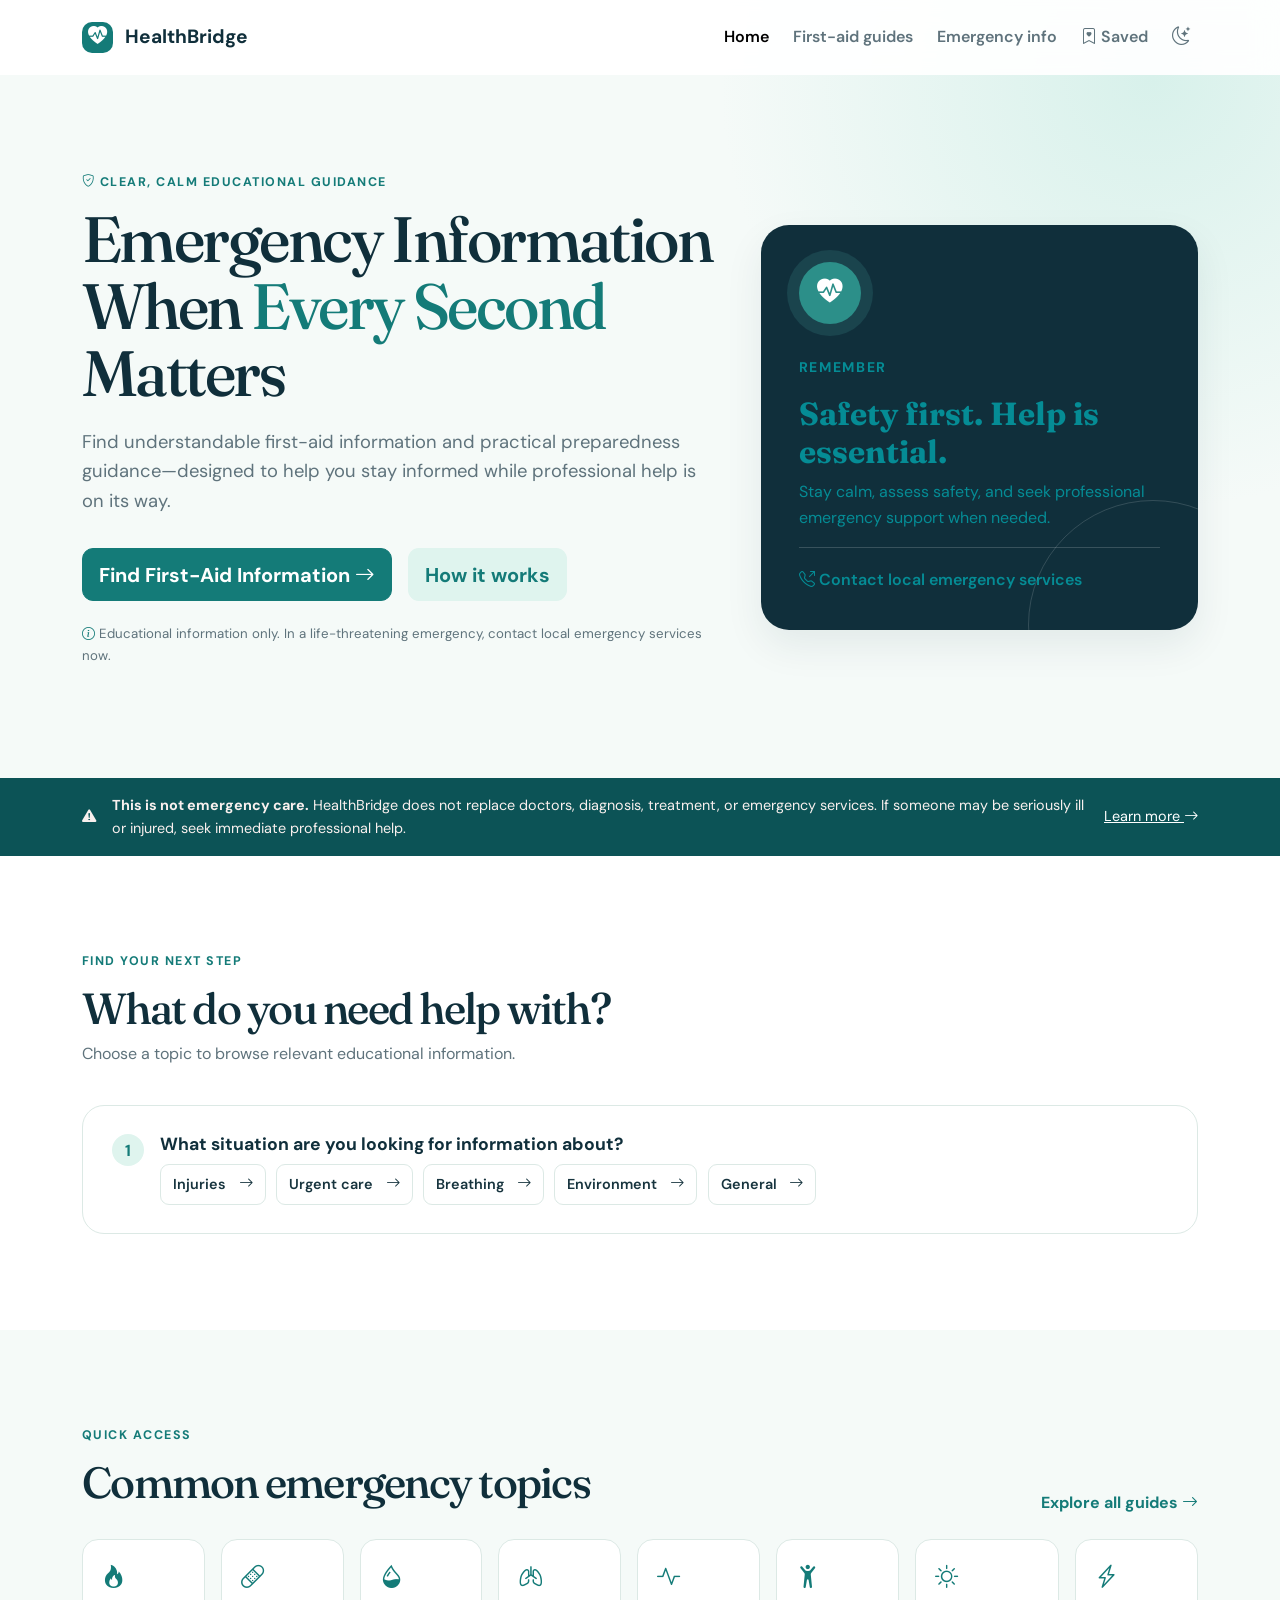
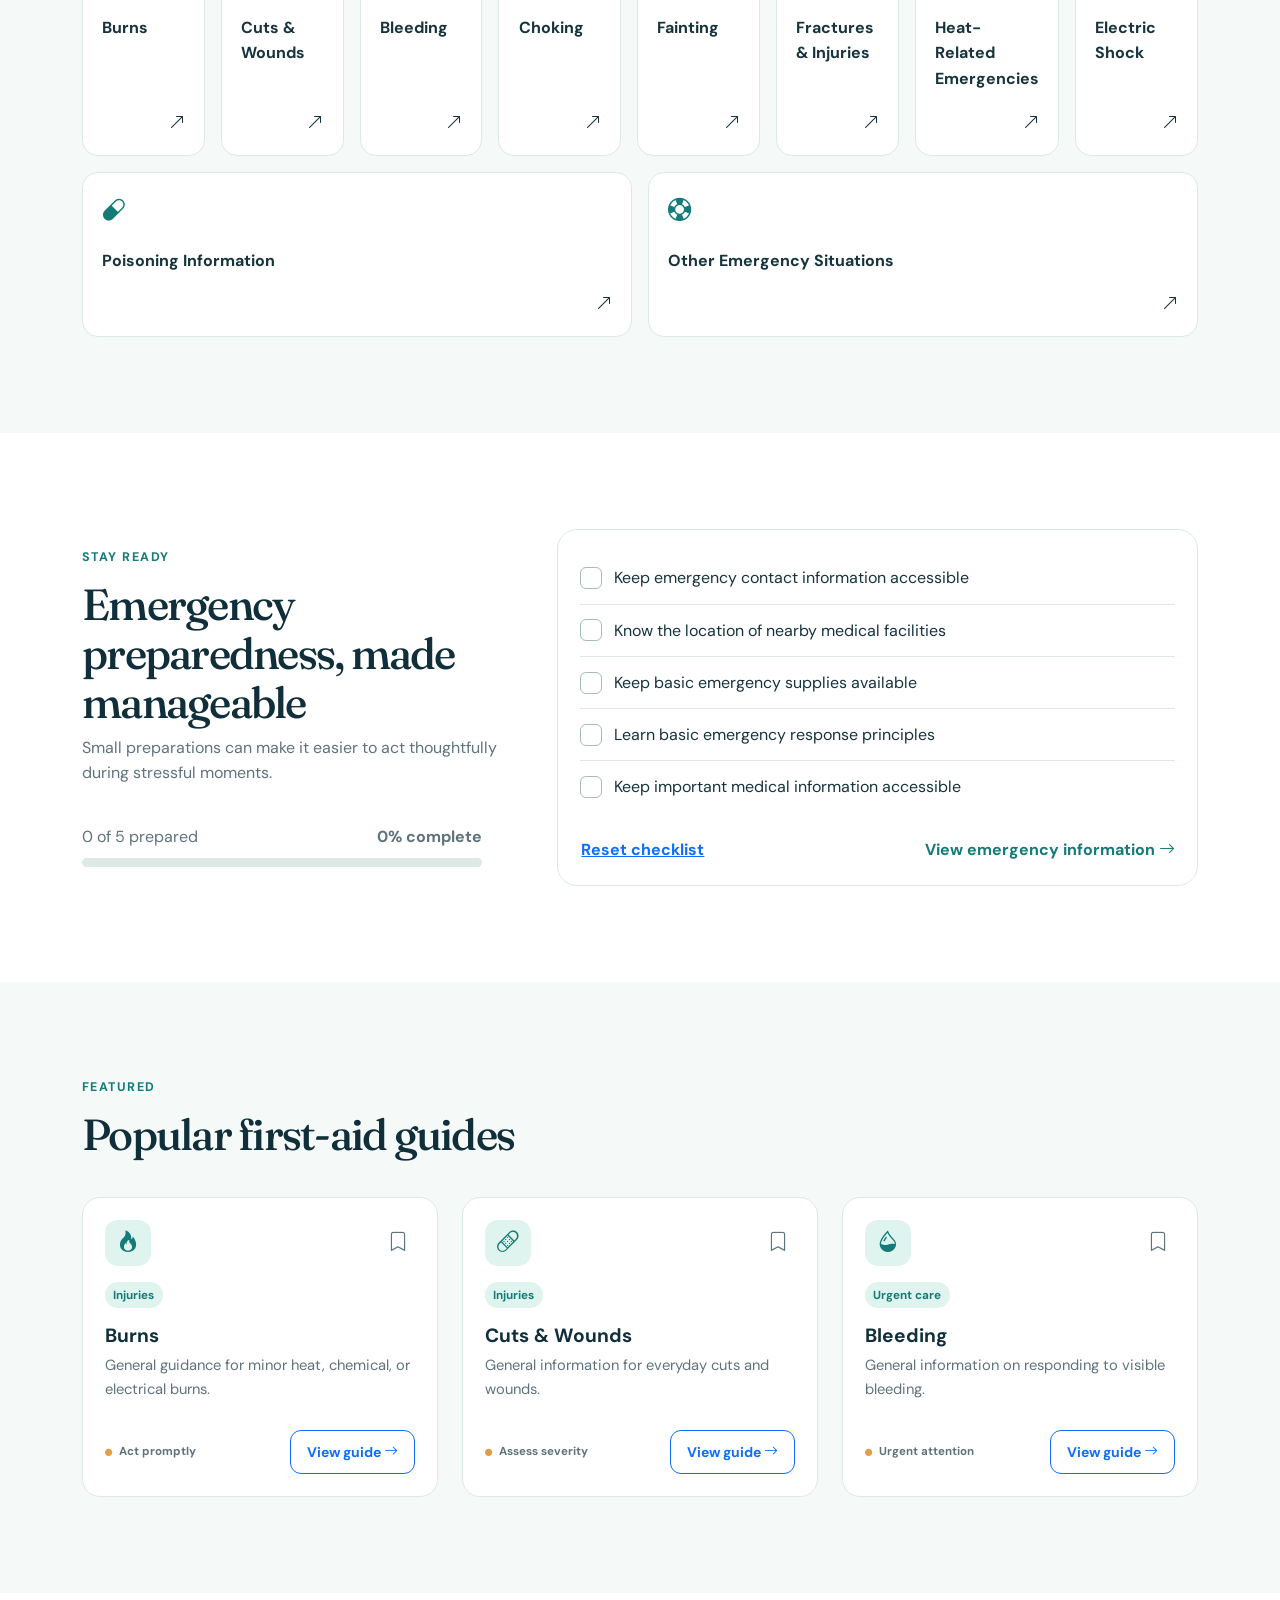
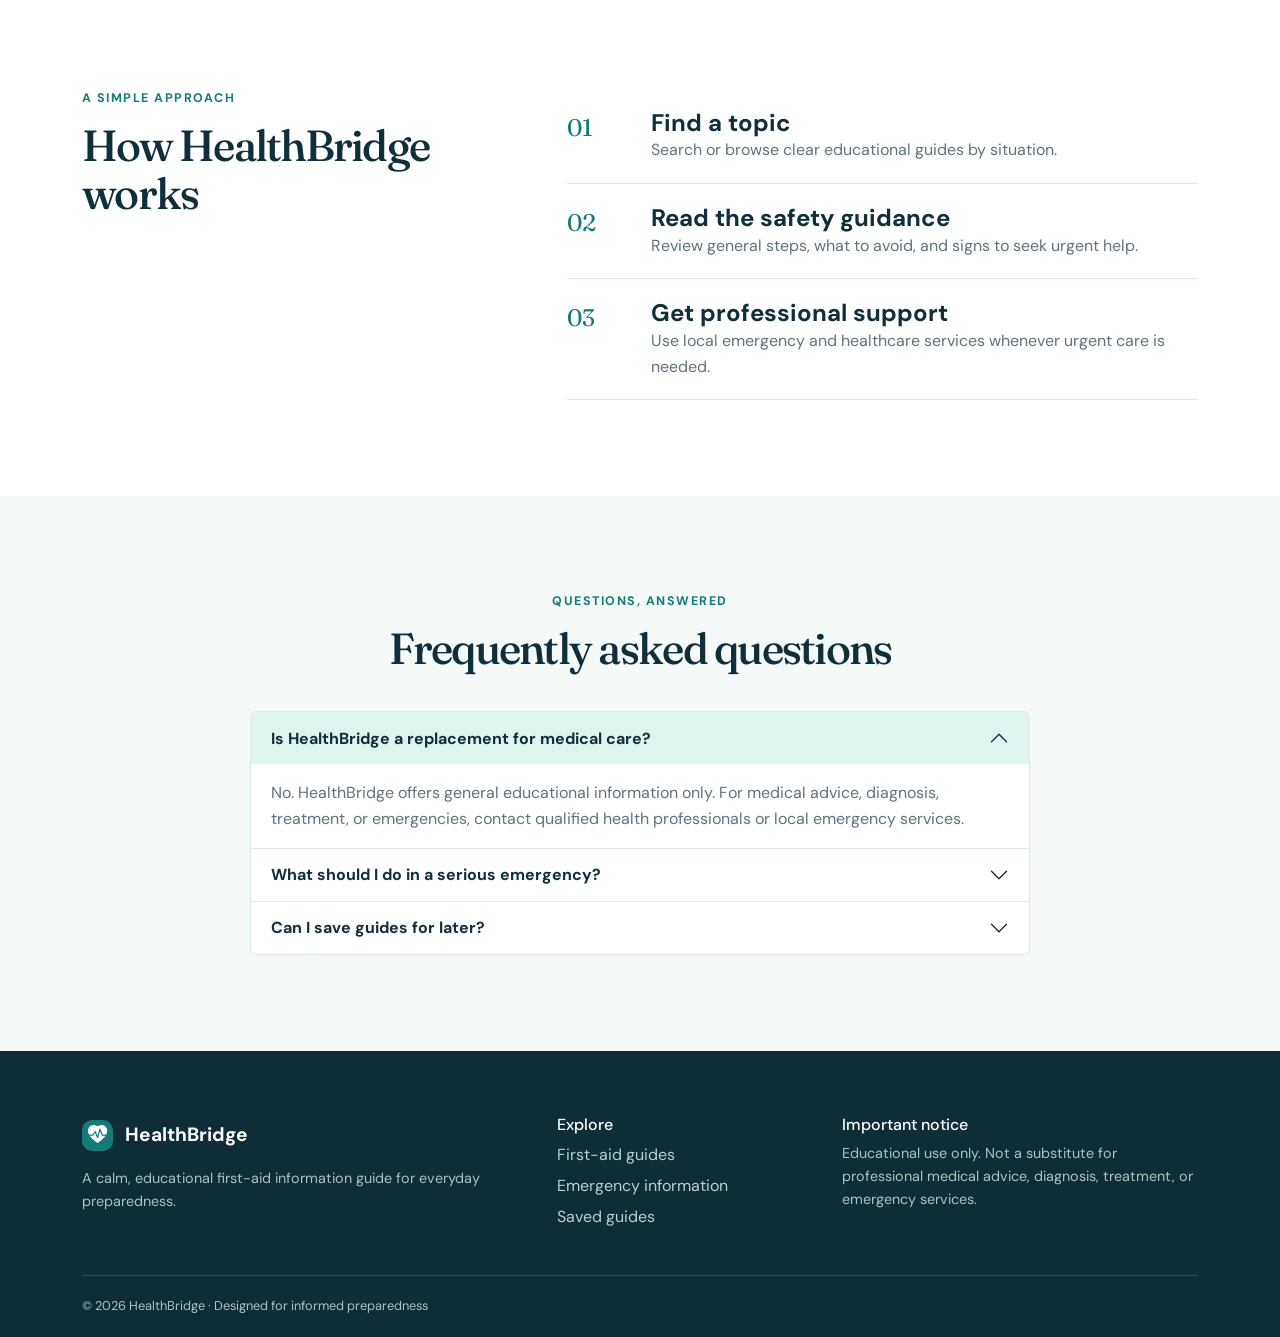
<file: index.html>
<!doctype html>
<html lang="en">
<head>
    <meta charset="utf-8">
    <meta name="viewport" content="width=device-width, initial-scale=1">
    <meta
        name="description"
        content="HealthBridge provides clear, calm educational first-aid and emergency preparedness information."
    >
    <title>HealthBridge | Emergency First-Aid Information Guide</title>

    <link
        href="https://cdn.jsdelivr.net/npm/bootstrap@5.3.3/dist/css/bootstrap.min.css"
        rel="stylesheet"
    >
    <link
        href="https://cdn.jsdelivr.net/npm/bootstrap-icons@1.11.3/font/bootstrap-icons.min.css"
        rel="stylesheet"
    >
    <link href="css/style.css" rel="stylesheet">
</head>

<body data-page="home">
    <nav class="navbar navbar-expand-lg fixed-top navbar-health">
        <div class="container">
            <a class="navbar-brand" href="index.html" aria-label="HealthBridge home">
                <span class="brand-mark">
                    <i class="bi bi-heart-pulse-fill"></i>
                </span>
                HealthBridge
            </a>

            <button
                class="navbar-toggler"
                type="button"
                data-bs-toggle="collapse"
                data-bs-target="#mainNav"
                aria-controls="mainNav"
                aria-expanded="false"
                aria-label="Toggle navigation"
            >
                <i class="bi bi-list"></i>
            </button>

            <div class="collapse navbar-collapse" id="mainNav">
                <ul class="navbar-nav ms-auto align-items-lg-center gap-lg-2">
                    <li class="nav-item">
                        <a class="nav-link active" href="index.html">Home</a>
                    </li>
                    <li class="nav-item">
                        <a class="nav-link" href="guides.html">First-aid guides</a>
                    </li>
                    <li class="nav-item">
                        <a class="nav-link" href="emergency.html">Emergency info</a>
                    </li>
                    <li class="nav-item">
                        <a class="nav-link" href="favorites.html">
                            <i class="bi bi-bookmark-heart"></i>
                            Saved
                        </a>
                    </li>
                    <li class="nav-item">
                        <button
                            class="theme-toggle"
                            id="themeToggle"
                            type="button"
                            aria-label="Toggle dark mode"
                            data-bs-toggle="tooltip"
                            title="Toggle theme"
                        >
                            <i class="bi bi-moon-stars"></i>
                        </button>
                    </li>
                </ul>
            </div>
        </div>
    </nav>

    <main>
        <section class="hero">
            <div class="container position-relative">
                <div class="row align-items-center g-5">
                    <div class="col-lg-7">
                        <p class="eyebrow">
                            <i class="bi bi-shield-check"></i>
                            Clear, calm educational guidance
                        </p>

                        <h1>
                            Emergency Information When
                            <em>Every Second</em> Matters
                        </h1>

                        <p class="hero-copy">
                            Find understandable first-aid information and practical
                            preparedness guidance—designed to help you stay informed
                            while professional help is on its way.
                        </p>

                        <div class="d-flex flex-wrap gap-3">
                            <a class="btn btn-primary btn-lg" href="guides.html">
                                Find First-Aid Information
                                <i class="bi bi-arrow-right"></i>
                            </a>
                            <a class="btn btn-soft btn-lg" href="#help">
                                How it works
                            </a>
                        </div>

                        <p class="hero-note">
                            <i class="bi bi-info-circle"></i>
                            Educational information only. In a life-threatening
                            emergency, contact local emergency services now.
                        </p>
                    </div>

                    <div class="col-lg-5">
                        <div class="hero-card">
                            <div class="pulse-ring">
                                <i class="bi bi-heart-pulse-fill"></i>
                            </div>

                            <p class="text-uppercase small fw-bold letter-space">
                                Remember
                            </p>

                            <h3>Safety first. Help is essential.</h3>

                            <p>
                                Stay calm, assess safety, and seek professional
                                emergency support when needed.
                            </p>

                            <div class="hero-card-line">
                                <i class="bi bi-telephone-outbound"></i>
                                Contact local emergency services
                            </div>
                        </div>
                    </div>
                </div>
            </div>
        </section>

        <section class="emergency-strip">
            <div class="container d-flex align-items-center gap-3">
                <i class="bi bi-exclamation-triangle-fill"></i>

                <div>
                    <strong>This is not emergency care.</strong>
                    HealthBridge does not replace doctors, diagnosis, treatment,
                    or emergency services. If someone may be seriously ill or
                    injured, seek immediate professional help.
                </div>

                <a href="emergency.html">
                    Learn more
                    <i class="bi bi-arrow-right"></i>
                </a>
            </div>
        </section>

        <section class="section" id="help">
            <div class="container">
                <div class="section-heading">
                    <p class="eyebrow">Find your next step</p>
                    <h2>What do you need help with?</h2>
                    <p>Choose a topic to browse relevant educational information.</p>
                </div>

                <div id="helpFlow" class="help-flow"></div>
            </div>
        </section>

        <section class="section section-tint">
            <div class="container">
                <div class="d-flex justify-content-between align-items-end flex-wrap gap-3 mb-4">
                    <div class="section-heading mb-0">
                        <p class="eyebrow">Quick access</p>
                        <h2>Common emergency topics</h2>
                    </div>

                    <a href="guides.html" class="text-link">
                        Explore all guides
                        <i class="bi bi-arrow-right"></i>
                    </a>
                </div>

                <div class="row g-3" id="quickAccess"></div>
            </div>
        </section>

        <section class="section">
            <div class="container">
                <div class="row g-4 align-items-center">
                    <div class="col-lg-5">
                        <div class="section-heading">
                            <p class="eyebrow">Stay ready</p>
                            <h2>Emergency preparedness, made manageable</h2>
                            <p>
                                Small preparations can make it easier to act
                                thoughtfully during stressful moments.
                            </p>
                        </div>

                        <div id="checklistProgress" class="progress-label"></div>
                    </div>

                    <div class="col-lg-7">
                        <div class="checklist-card">
                            <div id="checklist"></div>

                            <div class="d-flex justify-content-between align-items-center flex-wrap gap-3 mt-4">
                                <button class="btn btn-link p-0" id="resetChecklist" type="button">
                                    Reset checklist
                                </button>

                                <a href="emergency.html" class="text-link">
                                    View emergency information
                                    <i class="bi bi-arrow-right"></i>
                                </a>
                            </div>
                        </div>
                    </div>
                </div>
            </div>
        </section>

        <section class="section section-tint">
            <div class="container">
                <div class="section-heading">
                    <p class="eyebrow">Featured</p>
                    <h2>Popular first-aid guides</h2>
                </div>

                <div class="row g-4" id="featuredGuides"></div>
            </div>
        </section>

        <section class="section">
            <div class="container">
                <div class="row g-5">
                    <div class="col-lg-5">
                        <div class="section-heading">
                            <p class="eyebrow">A simple approach</p>
                            <h2>How HealthBridge works</h2>
                        </div>
                    </div>

                    <div class="col-lg-7">
                        <div class="how-list">
                            <div>
                                <span>01</span>
                                <h4>Find a topic</h4>
                                <p>Search or browse clear educational guides by situation.</p>
                            </div>

                            <div>
                                <span>02</span>
                                <h4>Read the safety guidance</h4>
                                <p>
                                    Review general steps, what to avoid, and signs
                                    to seek urgent help.
                                </p>
                            </div>

                            <div>
                                <span>03</span>
                                <h4>Get professional support</h4>
                                <p>
                                    Use local emergency and healthcare services
                                    whenever urgent care is needed.
                                </p>
                            </div>
                        </div>
                    </div>
                </div>
            </div>
        </section>

        <section class="section faq-section">
            <div class="container">
                <div class="section-heading text-center">
                    <p class="eyebrow">Questions, answered</p>
                    <h2>Frequently asked questions</h2>
                </div>

                <div class="accordion mx-auto" id="faq">
                    <div class="accordion-item">
                        <h3 class="accordion-header">
                            <button
                                class="accordion-button"
                                type="button"
                                data-bs-toggle="collapse"
                                data-bs-target="#f1"
                                aria-expanded="true"
                                aria-controls="f1"
                            >
                                Is HealthBridge a replacement for medical care?
                            </button>
                        </h3>

                        <div
                            id="f1"
                            class="accordion-collapse collapse show"
                            data-bs-parent="#faq"
                        >
                            <div class="accordion-body">
                                No. HealthBridge offers general educational information
                                only. For medical advice, diagnosis, treatment, or
                                emergencies, contact qualified health professionals
                                or local emergency services.
                            </div>
                        </div>
                    </div>

                    <div class="accordion-item">
                        <h3 class="accordion-header">
                            <button
                                class="accordion-button collapsed"
                                type="button"
                                data-bs-toggle="collapse"
                                data-bs-target="#f2"
                                aria-expanded="false"
                                aria-controls="f2"
                            >
                                What should I do in a serious emergency?
                            </button>
                        </h3>

                        <div
                            id="f2"
                            class="accordion-collapse collapse"
                            data-bs-parent="#faq"
                        >
                            <div class="accordion-body">
                                Prioritize immediate safety and contact local
                                emergency services. Follow instructions from
                                trained professionals.
                            </div>
                        </div>
                    </div>

                    <div class="accordion-item">
                        <h3 class="accordion-header">
                            <button
                                class="accordion-button collapsed"
                                type="button"
                                data-bs-toggle="collapse"
                                data-bs-target="#f3"
                                aria-expanded="false"
                                aria-controls="f3"
                            >
                                Can I save guides for later?
                            </button>
                        </h3>

                        <div
                            id="f3"
                            class="accordion-collapse collapse"
                            data-bs-parent="#faq"
                        >
                            <div class="accordion-body">
                                Yes. Use the bookmark button on any guide. Your
                                saved guides stay on this device.
                            </div>
                        </div>
                    </div>
                </div>
            </div>
        </section>
    </main>

    <footer class="footer">
        <div class="container">
            <div class="row g-4">
                <div class="col-lg-5">
                    <a class="navbar-brand text-white" href="index.html">
                        <span class="brand-mark">
                            <i class="bi bi-heart-pulse-fill"></i>
                        </span>
                        HealthBridge
                    </a>

                    <p class="mt-3">
                        A calm, educational first-aid information guide for
                        everyday preparedness.
                    </p>
                </div>

                <div class="col-6 col-lg-3">
                    <h6>Explore</h6>
                    <a href="guides.html">First-aid guides</a>
                    <a href="emergency.html">Emergency information</a>
                    <a href="favorites.html">Saved guides</a>
                </div>

                <div class="col-6 col-lg-4">
                    <h6>Important notice</h6>
                    <p>
                        Educational use only. Not a substitute for professional
                        medical advice, diagnosis, treatment, or emergency services.
                    </p>
                </div>
            </div>

            <div class="footer-bottom">
                © 2026 HealthBridge · Designed for informed preparedness
            </div>
        </div>
    </footer>

    <button
        class="scroll-top"
        id="scrollTop"
        type="button"
        aria-label="Scroll to top"
    >
        <i class="bi bi-arrow-up"></i>
    </button>

    <div class="toast-container position-fixed bottom-0 end-0 p-3">
        <div class="toast" id="appToast" role="status" aria-live="polite">
            <div class="toast-body d-flex align-items-center gap-2">
                <i class="bi bi-check-circle-fill text-success"></i>
                <span></span>
                <button
                    class="btn-close ms-auto"
                    type="button"
                    data-bs-dismiss="toast"
                    aria-label="Close"
                ></button>
            </div>
        </div>
    </div>

    <script src="https://cdn.jsdelivr.net/npm/bootstrap@5.3.3/dist/js/bootstrap.bundle.min.js"></script>
    <script src="js/data.js"></script>
    <script src="js/theme.js"></script>
    <script src="js/app.js"></script>
</body>
</html>
</file>
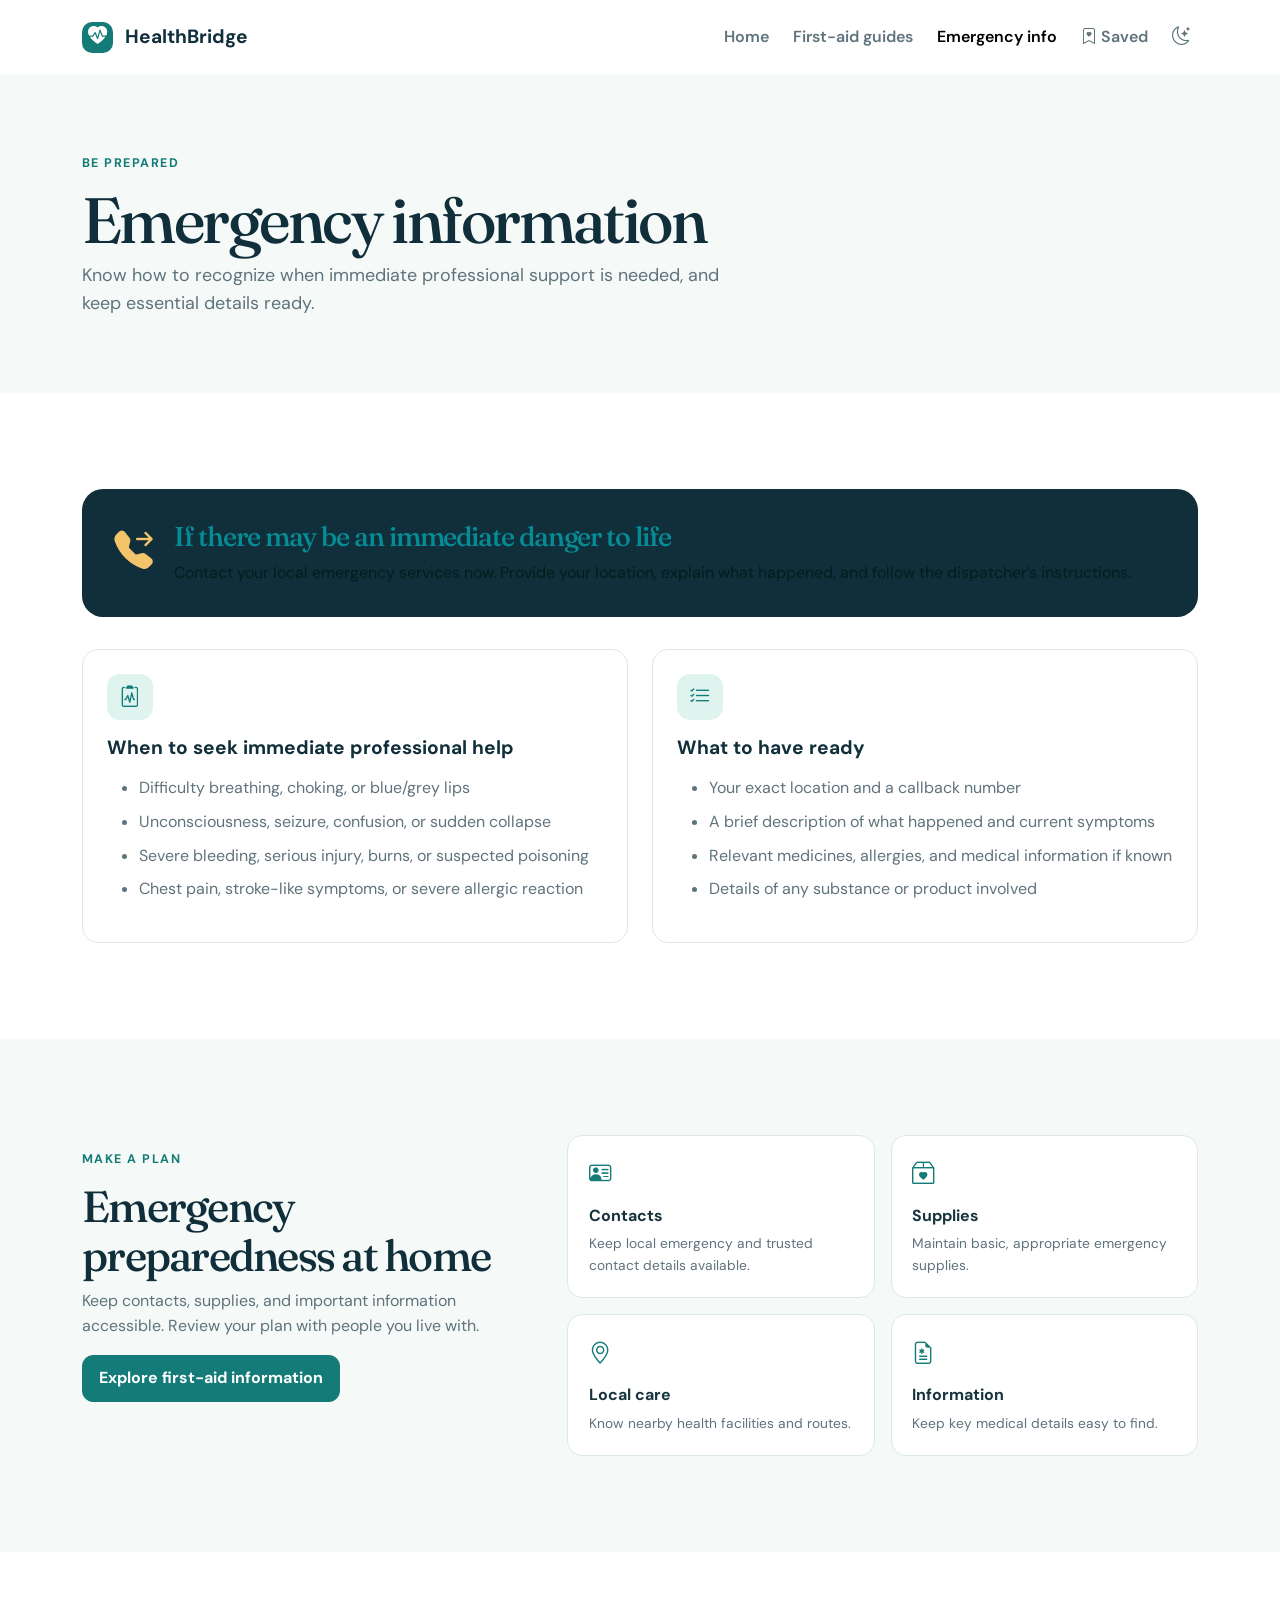
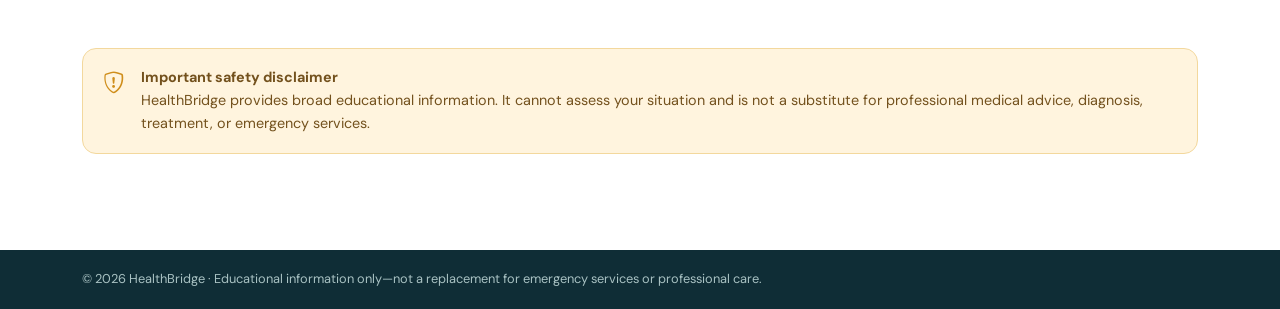
<file: emergency.html>
<!doctype html>
<html lang="en">
<head>
    <meta charset="utf-8">
    <meta name="viewport" content="width=device-width, initial-scale=1">
    <meta
        name="description"
        content="HealthBridge emergency information and preparedness guidance."
    >
    <title>Emergency Information | HealthBridge</title>

    <link
        href="https://cdn.jsdelivr.net/npm/bootstrap@5.3.3/dist/css/bootstrap.min.css"
        rel="stylesheet"
    >
    <link
        href="https://cdn.jsdelivr.net/npm/bootstrap-icons@1.11.3/font/bootstrap-icons.min.css"
        rel="stylesheet"
    >
    <link href="css/style.css" rel="stylesheet">
</head>

<body data-page="emergency">
    <nav class="navbar navbar-expand-lg fixed-top navbar-health">
        <div class="container">
            <a class="navbar-brand" href="index.html" aria-label="HealthBridge home">
                <span class="brand-mark">
                    <i class="bi bi-heart-pulse-fill"></i>
                </span>
                HealthBridge
            </a>

            <button
                class="navbar-toggler"
                type="button"
                data-bs-toggle="collapse"
                data-bs-target="#mainNav"
                aria-controls="mainNav"
                aria-expanded="false"
                aria-label="Toggle navigation"
            >
                <i class="bi bi-list"></i>
            </button>

            <div class="collapse navbar-collapse" id="mainNav">
                <ul class="navbar-nav ms-auto align-items-lg-center gap-lg-2">
                    <li class="nav-item">
                        <a class="nav-link" href="index.html">Home</a>
                    </li>
                    <li class="nav-item">
                        <a class="nav-link" href="guides.html">First-aid guides</a>
                    </li>
                    <li class="nav-item">
                        <a class="nav-link active" href="emergency.html">
                            Emergency info
                        </a>
                    </li>
                    <li class="nav-item">
                        <a class="nav-link" href="favorites.html">
                            <i class="bi bi-bookmark-heart"></i>
                            Saved
                        </a>
                    </li>
                    <li class="nav-item">
                        <button
                            class="theme-toggle"
                            id="themeToggle"
                            type="button"
                            aria-label="Toggle dark mode"
                        >
                            <i class="bi bi-moon-stars"></i>
                        </button>
                    </li>
                </ul>
            </div>
        </div>
    </nav>

    <main>
        <section class="page-hero emergency-hero">
            <div class="container">
                <p class="eyebrow">Be prepared</p>
                <h1>Emergency information</h1>
                <p>
                    Know how to recognize when immediate professional support
                    is needed, and keep essential details ready.
                </p>
            </div>
        </section>

        <section class="section">
            <div class="container">
                <div class="emergency-callout">
                    <i class="bi bi-telephone-forward-fill"></i>

                    <div>
                        <h2>If there may be an immediate danger to life</h2>
                        <p>
                            Contact your local emergency services now. Provide
                            your location, explain what happened, and follow
                            the dispatcher’s instructions.
                        </p>
                    </div>
                </div>

                <div class="row g-4 mt-2">
                    <div class="col-md-6">
                        <article class="info-panel">
                            <span class="guide-icon">
                                <i class="bi bi-clipboard2-pulse"></i>
                            </span>

                            <h3>When to seek immediate professional help</h3>

                            <ul>
                                <li>Difficulty breathing, choking, or blue/grey lips</li>
                                <li>Unconsciousness, seizure, confusion, or sudden collapse</li>
                                <li>Severe bleeding, serious injury, burns, or suspected poisoning</li>
                                <li>Chest pain, stroke-like symptoms, or severe allergic reaction</li>
                            </ul>
                        </article>
                    </div>

                    <div class="col-md-6">
                        <article class="info-panel">
                            <span class="guide-icon">
                                <i class="bi bi-list-check"></i>
                            </span>

                            <h3>What to have ready</h3>

                            <ul>
                                <li>Your exact location and a callback number</li>
                                <li>A brief description of what happened and current symptoms</li>
                                <li>Relevant medicines, allergies, and medical information if known</li>
                                <li>Details of any substance or product involved</li>
                            </ul>
                        </article>
                    </div>
                </div>
            </div>
        </section>

        <section class="section section-tint">
            <div class="container">
                <div class="row align-items-center g-5">
                    <div class="col-lg-5">
                        <div class="section-heading">
                            <p class="eyebrow">Make a plan</p>
                            <h2>Emergency preparedness at home</h2>
                            <p>
                                Keep contacts, supplies, and important information
                                accessible. Review your plan with people you live with.
                            </p>

                            <a class="btn btn-primary" href="index.html#help">
                                Explore first-aid information
                            </a>
                        </div>
                    </div>

                    <div class="col-lg-7">
                        <div class="prepared-grid">
                            <div>
                                <i class="bi bi-person-vcard"></i>
                                <strong>Contacts</strong>
                                <span>
                                    Keep local emergency and trusted contact
                                    details available.
                                </span>
                            </div>

                            <div>
                                <i class="bi bi-box2-heart"></i>
                                <strong>Supplies</strong>
                                <span>
                                    Maintain basic, appropriate emergency supplies.
                                </span>
                            </div>

                            <div>
                                <i class="bi bi-geo-alt"></i>
                                <strong>Local care</strong>
                                <span>
                                    Know nearby health facilities and routes.
                                </span>
                            </div>

                            <div>
                                <i class="bi bi-file-earmark-medical"></i>
                                <strong>Information</strong>
                                <span>
                                    Keep key medical details easy to find.
                                </span>
                            </div>
                        </div>
                    </div>
                </div>
            </div>
        </section>

        <section class="section">
            <div class="container">
                <div class="safety-banner">
                    <i class="bi bi-shield-exclamation"></i>

                    <div>
                        <strong>Important safety disclaimer</strong>
                        <br>
                        HealthBridge provides broad educational information.
                        It cannot assess your situation and is not a substitute
                        for professional medical advice, diagnosis, treatment,
                        or emergency services.
                    </div>
                </div>
            </div>
        </section>
    </main>

    <footer class="footer footer-compact">
        <div class="container">
            <div class="footer-bottom">
                © 2026 HealthBridge · Educational information only—not a
                replacement for emergency services or professional care.
            </div>
        </div>
    </footer>

    <button
        class="scroll-top"
        id="scrollTop"
        type="button"
        aria-label="Scroll to top"
    >
        <i class="bi bi-arrow-up"></i>
    </button>

    <script src="https://cdn.jsdelivr.net/npm/bootstrap@5.3.3/dist/js/bootstrap.bundle.min.js"></script>
    <script src="js/data.js"></script>
    <script src="js/theme.js"></script>
    <script src="js/app.js"></script>
</body>
</html>
</file>
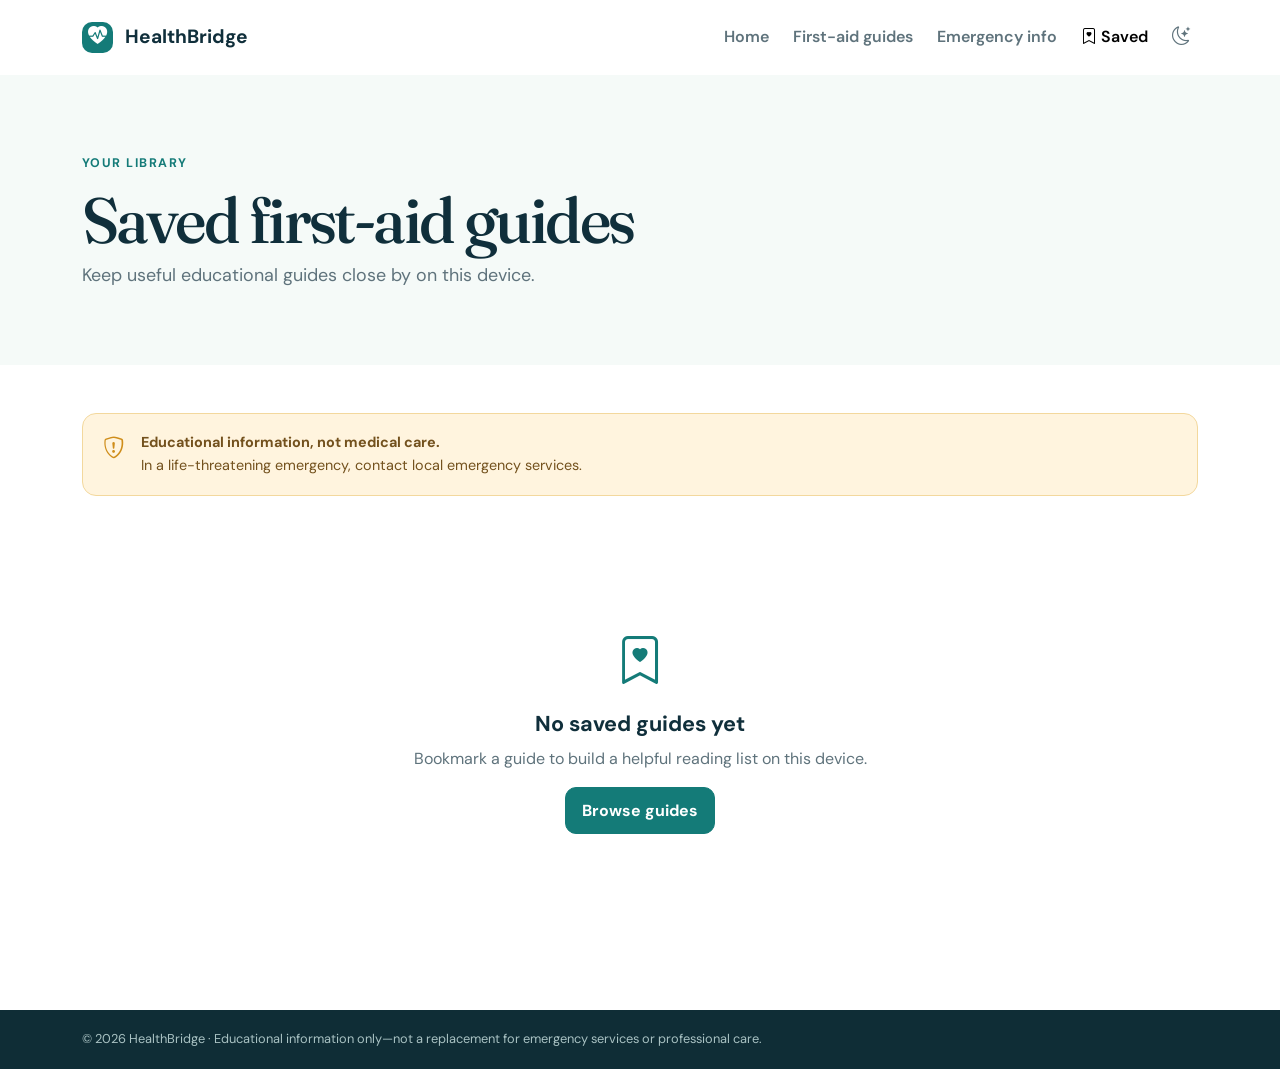
<file: favorites.html>
<!doctype html>
<html lang="en">
<head>
    <meta charset="utf-8">
    <meta name="viewport" content="width=device-width, initial-scale=1">
    <meta
        name="description"
        content="View your saved HealthBridge first-aid information guides."
    >
    <title>Saved Guides | HealthBridge</title>

    <link
        href="https://cdn.jsdelivr.net/npm/bootstrap@5.3.3/dist/css/bootstrap.min.css"
        rel="stylesheet"
    >
    <link
        href="https://cdn.jsdelivr.net/npm/bootstrap-icons@1.11.3/font/bootstrap-icons.min.css"
        rel="stylesheet"
    >
    <link href="css/style.css" rel="stylesheet">
</head>

<body data-page="favorites">
    <nav class="navbar navbar-expand-lg fixed-top navbar-health">
        <div class="container">
            <a class="navbar-brand" href="index.html" aria-label="HealthBridge home">
                <span class="brand-mark">
                    <i class="bi bi-heart-pulse-fill"></i>
                </span>
                HealthBridge
            </a>

            <button
                class="navbar-toggler"
                type="button"
                data-bs-toggle="collapse"
                data-bs-target="#mainNav"
                aria-controls="mainNav"
                aria-expanded="false"
                aria-label="Toggle navigation"
            >
                <i class="bi bi-list"></i>
            </button>

            <div class="collapse navbar-collapse" id="mainNav">
                <ul class="navbar-nav ms-auto align-items-lg-center gap-lg-2">
                    <li class="nav-item">
                        <a class="nav-link" href="index.html">Home</a>
                    </li>
                    <li class="nav-item">
                        <a class="nav-link" href="guides.html">First-aid guides</a>
                    </li>
                    <li class="nav-item">
                        <a class="nav-link" href="emergency.html">Emergency info</a>
                    </li>
                    <li class="nav-item">
                        <a class="nav-link active" href="favorites.html">
                            <i class="bi bi-bookmark-heart"></i>
                            Saved
                        </a>
                    </li>
                    <li class="nav-item">
                        <button
                            class="theme-toggle"
                            id="themeToggle"
                            type="button"
                            aria-label="Toggle dark mode"
                        >
                            <i class="bi bi-moon-stars"></i>
                        </button>
                    </li>
                </ul>
            </div>
        </div>
    </nav>

    <main>
        <section class="page-hero">
            <div class="container">
                <p class="eyebrow">Your library</p>
                <h1>Saved first-aid guides</h1>
                <p>Keep useful educational guides close by on this device.</p>
            </div>
        </section>

        <section class="guides-section">
            <div class="container">
                <div class="safety-banner mb-5">
                    <i class="bi bi-shield-exclamation"></i>
                    <div>
                        <strong>Educational information, not medical care.</strong>
                        <br>
                        In a life-threatening emergency, contact local
                        emergency services.
                    </div>
                </div>

                <div id="favoritesGrid" class="row g-4"></div>

                <div id="recentSection" class="mt-5 d-none">
                    <div class="section-heading">
                        <p class="eyebrow">Continue exploring</p>
                        <h2>Recently viewed</h2>
                    </div>

                    <div id="recentGrid" class="row g-4"></div>
                </div>
            </div>
        </section>
    </main>

    <footer class="footer footer-compact">
        <div class="container">
            <div class="footer-bottom">
                © 2026 HealthBridge · Educational information only—not a
                replacement for emergency services or professional care.
            </div>
        </div>
    </footer>

    <button
        class="scroll-top"
        id="scrollTop"
        type="button"
        aria-label="Scroll to top"
    >
        <i class="bi bi-arrow-up"></i>
    </button>

    <div class="toast-container position-fixed bottom-0 end-0 p-3">
        <div class="toast" id="appToast" role="status" aria-live="polite">
            <div class="toast-body d-flex align-items-center gap-2">
                <i class="bi bi-check-circle-fill text-success"></i>
                <span></span>
                <button
                    class="btn-close ms-auto"
                    type="button"
                    data-bs-dismiss="toast"
                    aria-label="Close"
                ></button>
            </div>
        </div>
    </div>

    <script src="https://cdn.jsdelivr.net/npm/bootstrap@5.3.3/dist/js/bootstrap.bundle.min.js"></script>
    <script src="js/data.js"></script>
    <script src="js/theme.js"></script>
    <script src="js/app.js"></script>
    <script src="js/favorites.js"></script>
</body>
</html>
</file>
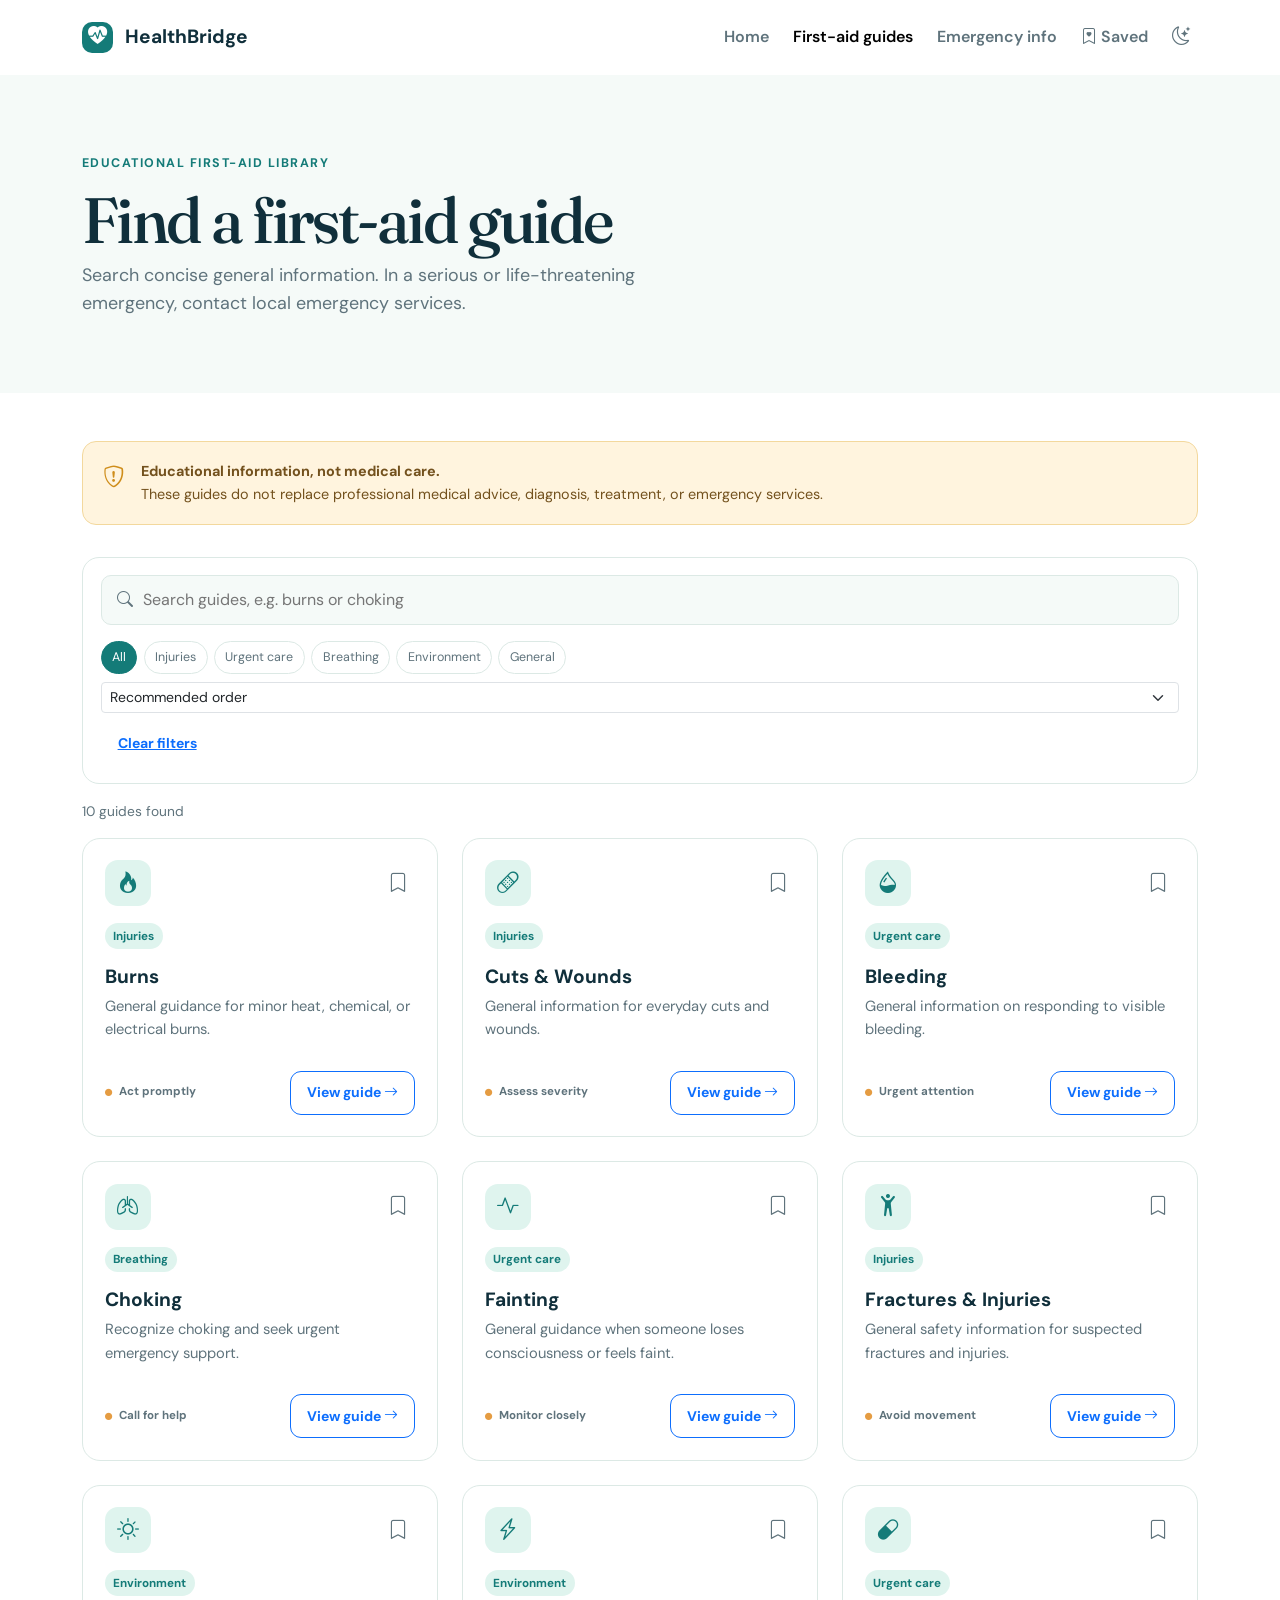
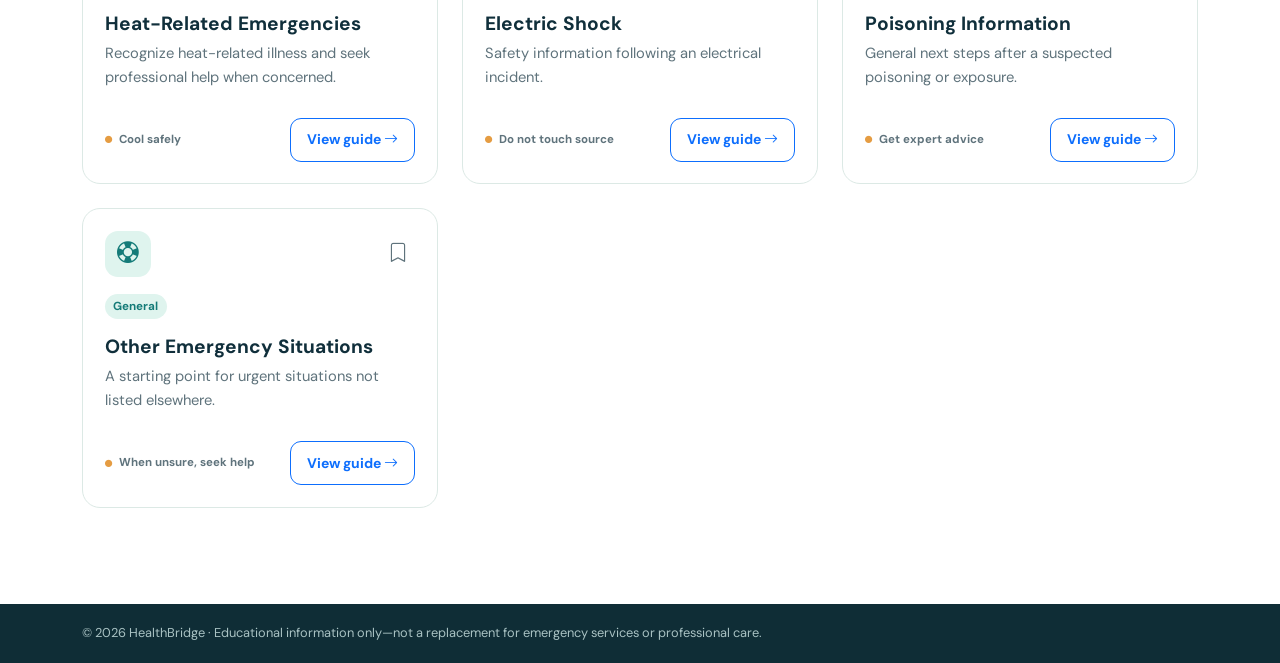
<file: guides.html>
<!doctype html>
<html lang="en">
<head>
    <meta charset="utf-8">
    <meta name="viewport" content="width=device-width, initial-scale=1">
    <meta
        name="description"
        content="Browse HealthBridge's educational first-aid information guides."
    >
    <title>First-aid Guides | HealthBridge</title>

    <link
        href="https://cdn.jsdelivr.net/npm/bootstrap@5.3.3/dist/css/bootstrap.min.css"
        rel="stylesheet"
    >
    <link
        href="https://cdn.jsdelivr.net/npm/bootstrap-icons@1.11.3/font/bootstrap-icons.min.css"
        rel="stylesheet"
    >
    <link href="css/style.css" rel="stylesheet">
</head>

<body data-page="guides">
    <nav class="navbar navbar-expand-lg fixed-top navbar-health">
        <div class="container">
            <a class="navbar-brand" href="index.html" aria-label="HealthBridge home">
                <span class="brand-mark">
                    <i class="bi bi-heart-pulse-fill"></i>
                </span>
                HealthBridge
            </a>

            <button
                class="navbar-toggler"
                type="button"
                data-bs-toggle="collapse"
                data-bs-target="#mainNav"
                aria-controls="mainNav"
                aria-expanded="false"
                aria-label="Toggle navigation"
            >
                <i class="bi bi-list"></i>
            </button>

            <div class="collapse navbar-collapse" id="mainNav">
                <ul class="navbar-nav ms-auto align-items-lg-center gap-lg-2">
                    <li class="nav-item">
                        <a class="nav-link" href="index.html">Home</a>
                    </li>
                    <li class="nav-item">
                        <a class="nav-link active" href="guides.html">First-aid guides</a>
                    </li>
                    <li class="nav-item">
                        <a class="nav-link" href="emergency.html">Emergency info</a>
                    </li>
                    <li class="nav-item">
                        <a class="nav-link" href="favorites.html">
                            <i class="bi bi-bookmark-heart"></i>
                            Saved
                        </a>
                    </li>
                    <li class="nav-item">
                        <button
                            class="theme-toggle"
                            id="themeToggle"
                            type="button"
                            aria-label="Toggle dark mode"
                        >
                            <i class="bi bi-moon-stars"></i>
                        </button>
                    </li>
                </ul>
            </div>
        </div>
    </nav>

    <main>
        <section class="page-hero">
            <div class="container">
                <p class="eyebrow">Educational first-aid library</p>
                <h1>Find a first-aid guide</h1>
                <p>
                    Search concise general information. In a serious or
                    life-threatening emergency, contact local emergency services.
                </p>
            </div>
        </section>

        <section class="guides-section">
            <div class="container">
                <div class="safety-banner">
                    <i class="bi bi-shield-exclamation"></i>
                    <div>
                        <strong>Educational information, not medical care.</strong>
                        <br>
                        These guides do not replace professional medical advice,
                        diagnosis, treatment, or emergency services.
                    </div>
                </div>

                <div class="filter-panel">
                    <div class="search-wrap">
                        <i class="bi bi-search"></i>
                        <input
                            id="searchInput"
                            type="search"
                            placeholder="Search guides, e.g. burns or choking"
                            aria-label="Search guides"
                            autocomplete="off"
                        >
                        <div
                            class="suggestions d-none"
                            id="suggestions"
                            role="listbox"
                        ></div>
                    </div>

                    <div class="d-flex flex-wrap gap-2 align-items-center">
                        <div id="categoryFilters" class="filter-chips"></div>

                        <select
                            id="sortSelect"
                            class="form-select form-select-sm"
                            aria-label="Sort guides"
                        >
                            <option value="default">Recommended order</option>
                            <option value="az">A–Z</option>
                        </select>

                        <button
                            id="clearFilters"
                            class="btn btn-sm btn-link"
                            type="button"
                        >
                            Clear filters
                        </button>
                    </div>
                </div>

                <div id="resultsMeta" class="results-meta" aria-live="polite"></div>

                <div id="guidesGrid" class="row g-4">
                    <div class="loading-state">
                        <div class="spinner-border text-primary" role="status">
                            <span class="visually-hidden">Loading</span>
                        </div>
                        <p>Loading educational guides…</p>
                    </div>
                </div>
            </div>
        </section>
    </main>

    <div
        class="modal fade"
        id="guideModal"
        tabindex="-1"
        aria-labelledby="guideModalLabel"
        aria-hidden="true"
    >
        <div class="modal-dialog modal-dialog-scrollable modal-lg">
            <div class="modal-content">
                <div class="modal-header">
                    <button
                        class="back-link d-none"
                        id="modalBack"
                        type="button"
                    >
                        <i class="bi bi-arrow-left"></i>
                        Back
                    </button>

                    <h2 class="modal-title fs-4" id="guideModalLabel">
                        Guide
                    </h2>

                    <button
                        class="btn-close"
                        type="button"
                        data-bs-dismiss="modal"
                        aria-label="Close"
                    ></button>
                </div>

                <div id="guideDetail" class="modal-body"></div>
            </div>
        </div>
    </div>

    <footer class="footer footer-compact">
        <div class="container">
            <div class="footer-bottom">
                © 2026 HealthBridge · Educational information only—not a
                replacement for emergency services or professional care.
            </div>
        </div>
    </footer>

    <button
        class="scroll-top"
        id="scrollTop"
        type="button"
        aria-label="Scroll to top"
    >
        <i class="bi bi-arrow-up"></i>
    </button>

    <div class="toast-container position-fixed bottom-0 end-0 p-3">
        <div class="toast" id="appToast" role="status" aria-live="polite">
            <div class="toast-body d-flex align-items-center gap-2">
                <i class="bi bi-check-circle-fill text-success"></i>
                <span></span>
                <button
                    class="btn-close ms-auto"
                    type="button"
                    data-bs-dismiss="toast"
                    aria-label="Close"
                ></button>
            </div>
        </div>
    </div>

    <script src="https://cdn.jsdelivr.net/npm/bootstrap@5.3.3/dist/js/bootstrap.bundle.min.js"></script>
    <script src="js/data.js"></script>
    <script src="js/theme.js"></script>
    <script src="js/app.js"></script>
    <script src="js/guides.js"></script>
</body>
</html>
</file>
<file: css/style.css>
@import url("https://fonts.googleapis.com/css2?family=DM+Sans:wght@400;500;600;700&family=Fraunces:opsz,wght@9..144,600;9..144,700&display=swap");

:root {
    --navy: #102f3b;
    --ink: #17343e;
    --muted: #5f737c;
    --primary: #147b78;
    --mint: #dff4ee;
    --pale: #f5faf8;
    --line: #dce9e5;
    --white: #ffffff;
    --danger-soft: #fff4de;
    --danger-border: #f3d89d;
    --danger-text: #73511d;
    --shadow: 0 16px 38px rgba(16, 47, 59, 0.08);
}

[data-theme="dark"] {
    --navy: #d8f0ed;
    --ink: #e5f1ef;
    --muted: #aec2c0;
    --primary: #59c3b7;
    --mint: #183f40;
    --pale: #102529;
    --line: #294a4d;
    --white: #142d31;
    --danger-soft: #3b3322;
    --danger-border: #66552d;
    --danger-text: #f0d28c;
    --shadow: 0 16px 38px rgba(0, 0, 0, 0.2);
}

* {
    box-sizing: border-box;
}

html {
    scroll-behavior: smooth;
}

body {
    min-width: 320px;
    margin: 0;
    font-family: "DM Sans", sans-serif;
    color: var(--ink);
    background: var(--white);
    line-height: 1.6;
}

a {
    transition: color 0.2s ease, background-color 0.2s ease,
        border-color 0.2s ease, transform 0.2s ease;
}

h1,
h2 {
    margin-top: 0;
    font-family: "Fraunces", serif;
    color: var(--navy);
    letter-spacing: -0.04em;
}

h1 {
    font-size: clamp(2.55rem, 5vw, 4.85rem);
    line-height: 1.05;
}

h2 {
    font-size: clamp(2rem, 3.4vw, 3rem);
    line-height: 1.12;
}

h3,
h4 {
    color: var(--navy);
    font-weight: 700;
}

button,
input,
select {
    font: inherit;
}

.navbar-health {
    padding: 0.9rem 0;
    background: color-mix(in srgb, var(--white) 92%, transparent);
    border-bottom: 1px solid transparent;
    backdrop-filter: blur(14px);
    -webkit-backdrop-filter: blur(14px);
    z-index: 1030;
}

.navbar-brand {
    color: var(--navy);
    font-size: 1.2rem;
    font-weight: 700;
    text-decoration: none;
}

.navbar-brand:hover {
    color: var(--primary);
}

.brand-mark {
    display: inline-grid;
    width: 31px;
    height: 31px;
    margin-right: 7px;
    place-items: center;
    border-radius: 10px;
    background: var(--primary);
    color: #ffffff;
}

.nav-link {
    color: var(--muted);
    font-weight: 600;
}

.nav-link:hover,
.nav-link.active {
    color: var(--primary);
}

.navbar-toggler {
    border: 0;
    color: var(--navy);
    font-size: 1.45rem;
    box-shadow: none !important;
}

.theme-toggle,
.favorite-btn {
    border: 0;
    background: transparent;
    color: var(--muted);
    padding: 0.5rem;
}

.theme-toggle {
    font-size: 1.15rem;
}

.theme-toggle:hover,
.favorite-btn:hover {
    color: var(--primary);
}

.hero {
    padding: 10.8rem 0 6rem;
    background:
        radial-gradient(circle at 90% 10%, #d8f1eb 0, transparent 32%),
        var(--pale);
    overflow: hidden;
}

.eyebrow {
    margin-bottom: 0.75rem;
    color: var(--primary);
    font-size: 0.78rem;
    font-weight: 700;
    text-transform: uppercase;
    letter-spacing: 0.12em;
}

.hero h1 em {
    color: var(--primary);
    font-style: normal;
}

.hero-copy {
    max-width: 620px;
    margin: 1.35rem 0 2rem;
    color: var(--muted);
    font-size: 1.15rem;
}

.btn {
    border-radius: 11px;
    font-weight: 700;
    padding: 0.65rem 1rem;
}

.btn-primary {
    background: var(--primary);
    border-color: var(--primary);
}

.btn-primary:hover {
    background: #0d6664;
    border-color: #0d6664;
}

.btn-soft {
    background: var(--mint);
    color: var(--primary);
}

.btn-soft:hover {
    background: color-mix(in srgb, var(--mint) 85%, var(--primary));
    color: var(--primary);
}

.hero-note {
    margin-top: 1.4rem;
    color: var(--muted);
    font-size: 0.83rem;
}

.hero-note i {
    color: var(--primary);
}

.hero-card {
    position: relative;
    overflow: hidden;
    padding: 2.35rem;
    border-radius: 28px;
    background: var(--navy);
    color: #058c95;
    box-shadow: var(--shadow);
}

.hero-card h3 {
    color: #058c95;
    font-family: "Fraunces", serif;
    font-size: 2rem;
}

.hero-card::after {
    position: absolute;
    right: -80px;
    bottom: -120px;
    width: 250px;
    height: 250px;
    border: 1px solid rgba(255, 255, 255, 0.15);
    border-radius: 50%;
    content: "";
}

.pulse-ring {
    display: grid;
    width: 62px;
    height: 62px;
    margin-bottom: 2rem;
    place-items: center;
    border-radius: 50%;
    background: #2c8f89;
    color: #ffffff;
    font-size: 1.6rem;
    box-shadow: 0 0 0 12px rgba(84, 190, 178, 0.15);
}

.letter-space {
    letter-spacing: 0.12em;
}

.hero-card-line {
    padding-top: 1.2rem;
    border-top: 1px solid rgba(255, 255, 255, 0.17);
    font-weight: 600;
    color: #058c95;
    
}

.emergency-strip {
    min-height: 76px;
    padding: 1rem;
    background: #0c5356;
    color: #f9f0ee;
    font-size: 0.9rem;
}

.emergency-strip > i {
    color: #ffcc70;
    font-size: 1.5rem;
}

.emergency-strip a {
    margin-left: auto;
    color: #ffffff;
    white-space: nowrap;
}

.section {
    padding: 6rem 0;
}

.section-tint,
.faq-section {
    background: var(--pale);
}

.section-heading {
    margin-bottom: 2.4rem;
}

.section-heading > p:not(.eyebrow) {
    max-width: 570px;
    color: var(--muted);
}

.help-flow {
    padding: 1.8rem;
    border: 1px solid var(--line);
    border-radius: 22px;
    background: var(--white);
}

.flow-question {
    display: flex;
    gap: 1rem;
}

.flow-question + .flow-question {
    margin-top: 2rem;
    padding-top: 2rem;
    border-top: 1px solid var(--line);
}

.flow-number {
    display: grid;
    width: 32px;
    height: 32px;
    flex: 0 0 32px;
    place-items: center;
    border-radius: 50%;
    background: var(--mint);
    color: var(--primary);
    font-weight: 700;
}

.flow-question h3 {
    font-size: 1.1rem;
}

.flow-options {
    display: flex;
    flex-wrap: wrap;
    gap: 0.65rem;
}

.flow-options button,
.flow-options a {
    padding: 0.5rem 0.75rem;
    border: 1px solid var(--line);
    border-radius: 9px;
    background: var(--white);
    color: var(--ink);
    font-size: 0.9rem;
    font-weight: 600;
    text-decoration: none;
}

.flow-options button:hover,
.flow-options a:hover {
    border-color: var(--primary);
    color: var(--primary);
}

.flow-options i:last-child {
    margin-left: 0.55rem;
}

.quick-card {
    display: flex;
    height: 100%;
    flex-direction: column;
    gap: 1.15rem;
    padding: 1.2rem;
    border: 1px solid var(--line);
    border-radius: 16px;
    background: var(--white);
    color: var(--ink);
    text-decoration: none;
    transition: transform 0.2s ease, box-shadow 0.2s ease;
}

.quick-card:hover {
    color: var(--primary);
    transform: translateY(-4px);
    box-shadow: var(--shadow);
}

.quick-card i:first-child {
    color: var(--primary);
    font-size: 1.45rem;
}

.quick-card i:last-child {
    align-self: flex-end;
    margin-top: auto;
}

.quick-card span {
    font-weight: 700;
}

.checklist-card {
    padding: 1.4rem;
    border: 1px solid var(--line);
    border-radius: 20px;
    background: var(--white);
}

.progress {
    height: 9px;
    border-radius: 10px;
    background: var(--line);
}

.progress-bar {
    background: var(--primary);
}

.progress-label {
    max-width: 400px;
    color: var(--muted);
}

.check-row {
    position: relative;
    display: flex;
    align-items: center;
    gap: 0.75rem;
    padding: 0.8rem 0;
    border-bottom: 1px solid var(--line);
    cursor: pointer;
}

.check-row:last-child {
    border-bottom: 0;
}

.check-row input {
    position: absolute;
    opacity: 0;
    pointer-events: none;
}

.check-box {
    display: grid;
    width: 22px;
    height: 22px;
    flex: 0 0 22px;
    place-items: center;
    border: 1px solid #a5bdb8;
    border-radius: 6px;
    color: #ffffff;
}

.check-row input:checked + .check-box {
    background: var(--primary);
    border-color: var(--primary);
}

.check-row input:checked ~ span:last-child {
    color: var(--muted);
    text-decoration: line-through;
}

.text-link {
    color: var(--primary);
    font-weight: 700;
    text-decoration: none;
}

.text-link:hover {
    color: #0d6664;
}

.guide-card {
    display: flex;
    flex-direction: column;
    padding: 1.35rem;
    border: 1px solid var(--line);
    border-radius: 18px;
    background: var(--white);
    transition: transform 0.2s ease, box-shadow 0.2s ease;
}

.guide-card:hover {
    transform: translateY(-4px);
    box-shadow: var(--shadow);
}

.guide-card-top {
    display: flex;
    align-items: flex-start;
    justify-content: space-between;
}

.guide-icon {
    display: inline-grid;
    width: 46px;
    height: 46px;
    place-items: center;
    border-radius: 13px;
    background: var(--mint);
    color: var(--primary);
    font-size: 1.35rem;
}

.guide-card h3 {
    margin: 1rem 0 0.45rem;
    font-size: 1.2rem;
}

.guide-card p {
    color: var(--muted);
    font-size: 0.92rem;
}

.badge-soft {
    display: inline-block;
    width: fit-content;
    margin-top: 1rem;
    padding: 0.22rem 0.55rem;
    border-radius: 50px;
    background: var(--mint);
    color: var(--primary);
    font-size: 0.73rem;
    font-weight: 700;
}

.guide-card-bottom {
    display: flex;
    align-items: center;
    justify-content: space-between;
    gap: 0.75rem;
    margin-top: auto;
    padding-top: 0.8rem;
}

.urgency {
    color: var(--muted);
    font-size: 0.72rem;
    font-weight: 700;
}

.urgency i {
    margin-right: 0.3rem;
    color: #e59c42;
    font-size: 0.45rem;
}

.favorite-btn {
    font-size: 1.2rem;
}

.favorite-btn.is-favorite {
    color: #c44967;
}

.how-list > div {
    display: grid;
    grid-template-columns: 64px 1fr;
    column-gap: 1.25rem;
    padding: 1.25rem 0;
    border-bottom: 1px solid var(--line);
}

.how-list span {
    grid-row: span 2;
    color: var(--primary);
    font-family: "Fraunces", serif;
    font-size: 1.5rem;
}

.how-list h4 {
    margin: 0;
}

.how-list p {
    margin: 0;
    color: var(--muted);
}

.accordion {
    max-width: 780px;
}

.accordion-item {
    border: 1px solid var(--line);
    background: var(--white);
}

.accordion-button {
    color: var(--navy);
    background: var(--white);
    font-weight: 700;
}

.accordion-button:not(.collapsed) {
    background: var(--mint);
    color: var(--navy);
    box-shadow: none;
}

.accordion-body {
    color: var(--muted);
}

.footer {
    padding: 4rem 0 1.25rem;
    background: #0f2d36;
    color: #a9c2c3;
}

.footer h6 {
    color: #ffffff;
}

.footer a {
    display: block;
    margin: 0.35rem 0;
    color: #b6d1d0;
    text-decoration: none;
}

.footer a:hover {
    color: #ffffff;
}

.footer p {
    font-size: 0.9rem;
}

.footer-bottom {
    margin-top: 2.5rem;
    padding-top: 1.25rem;
    border-top: 1px solid rgba(255, 255, 255, 0.15);
    font-size: 0.8rem;
}

.footer-compact {
    padding: 1.2rem 0;
}

.footer-compact .footer-bottom {
    margin: 0;
    padding: 0;
    border: 0;
}

.scroll-top {
    position: fixed;
    right: 1.25rem;
    bottom: 1.25rem;
    z-index: 1050;
    width: 43px;
    height: 43px;
    border: 0;
    border-radius: 50%;
    background: var(--primary);
    color: #ffffff;
    opacity: 0;
    visibility: hidden;
    transform: translateY(10px);
    transition: opacity 0.2s ease, visibility 0.2s ease, transform 0.2s ease;
}

.scroll-top.show {
    opacity: 1;
    visibility: visible;
    transform: none;
}

.page-hero {
    padding: 9.6rem 0 3.7rem;
    background: var(--pale);
}

.page-hero h1 {
    font-size: clamp(2.5rem, 5vw, 4rem);
}

.page-hero p:not(.eyebrow) {
    max-width: 650px;
    color: var(--muted);
    font-size: 1.12rem;
}

.guides-section {
    padding: 3rem 0 6rem;
}

.safety-banner,
.detail-warning {
    display: flex;
    gap: 1rem;
    padding: 1.1rem 1.25rem;
    border: 1px solid var(--danger-border);
    border-radius: 14px;
    background: var(--danger-soft);
    color: var(--danger-text);
    font-size: 0.9rem;
}

.safety-banner > i,
.detail-warning > i {
    flex: 0 0 auto;
    color: #cf8d1a;
    font-size: 1.35rem;
}

.filter-panel {
    margin: 2rem 0 1rem;
    padding: 1.1rem;
    border: 1px solid var(--line);
    border-radius: 17px;
    background: var(--white);
}

.search-wrap {
    position: relative;
    margin-bottom: 1rem;
}

.search-wrap > i {
    position: absolute;
    top: 0.75rem;
    left: 1rem;
    color: var(--muted);
}

.search-wrap input {
    width: 100%;
    padding: 0.7rem 1rem 0.7rem 2.6rem;
    border: 1px solid var(--line);
    border-radius: 10px;
    outline: 0;
    background: var(--pale);
    color: var(--ink);
}

.search-wrap input:focus {
    border-color: var(--primary);
}

.suggestions {
    position: absolute;
    top: calc(100% + 4px);
    z-index: 20;
    width: 100%;
    overflow: hidden;
    border: 1px solid var(--line);
    border-radius: 10px;
    background: var(--white);
    box-shadow: var(--shadow);
}

.suggestions button {
    display: block;
    width: 100%;
    padding: 0.6rem 1rem;
    border: 0;
    background: transparent;
    color: var(--ink);
    text-align: left;
}

.suggestions button:hover {
    background: var(--pale);
}

.suggestions i {
    margin-right: 0.6rem;
    color: var(--primary);
}

.filter-chips {
    display: flex;
    flex-wrap: wrap;
    gap: 0.4rem;
}

.filter-chip {
    padding: 0.35rem 0.65rem;
    border: 1px solid var(--line);
    border-radius: 99px;
    background: transparent;
    color: var(--muted);
    font-size: 0.78rem;
}

.filter-chip.active {
    border-color: var(--primary);
    background: var(--primary);
    color: #ffffff;
}

.results-meta {
    margin-bottom: 1rem;
    color: var(--muted);
    font-size: 0.86rem;
}

.loading-state,
.empty-state {
    width: 100%;
    padding: 5rem 1rem;
    color: var(--muted);
    text-align: center;
}

.empty-state i {
    display: block;
    margin-bottom: 0.7rem;
    color: var(--primary);
    font-size: 3rem;
}

.empty-state h3 {
    font-size: 1.35rem;
}

.modal-content {
    border: 0;
    border-radius: 18px;
    background: var(--white);
    color: var(--ink);
}

.modal-header {
    border-color: var(--line);
}

.modal-title {
    display: flex;
    align-items: center;
    gap: 0.7rem;
}

.small-icon {
    display: inline-grid;
    width: 32px;
    height: 32px;
    margin: 0;
    place-items: center;
    vertical-align: middle;
    font-size: 1rem;
}

.back-link {
    margin-right: 0.75rem;
    padding: 0.35rem 0;
    border: 0;
    background: transparent;
    color: var(--primary);
    font-weight: 700;
}

.detail-overview p {
    margin-top: 1rem;
    color: var(--muted);
    font-size: 1.02rem;
}

.timeline {
    padding-left: 0.35rem;
}

.timeline-step {
    position: relative;
    display: flex;
    gap: 1rem;
    padding-bottom: 1rem;
}

.timeline-step:not(:last-child)::before {
    position: absolute;
    top: 33px;
    left: 15px;
    height: calc(100% - 8px);
    border-left: 2px solid var(--line);
    content: "";
}

.timeline-step > span {
    z-index: 1;
    display: grid;
    width: 31px;
    height: 31px;
    flex: 0 0 31px;
    place-items: center;
    border-radius: 50%;
    background: var(--primary);
    color: #ffffff;
    font-size: 0.78rem;
    font-weight: 700;
}

.timeline-step p {
    margin: 2px 0;
    color: var(--muted);
}

.detail-grid {
    display: grid;
    grid-template-columns: 1fr 1fr;
    gap: 1rem;
    margin-top: 1rem;
}

.detail-grid section {
    padding: 1rem;
    border: 1px solid var(--line);
    border-radius: 12px;
}

.detail-grid h3 {
    font-size: 1rem;
}

.detail-grid ul {
    margin: 0;
    padding-left: 1.1rem;
    color: var(--muted);
    font-size: 0.9rem;
}

.urgent-box {
    background: color-mix(in srgb, #fff4de 70%, var(--white));
}

.contact-reminder {
    display: flex;
    gap: 1rem;
    margin-top: 1.3rem;
    padding: 1rem;
    border-radius: 12px;
    
    background: var(--mint);
    color: var(--ink);
}

.contact-reminder i {
    color: var(--primary);
    font-size: 1.4rem;
}

.related-list {
    display: flex;
    flex-wrap: wrap;
    gap: 0.55rem;
}

.related-list button {
    padding: 0.45rem 0.7rem;
    border: 1px solid var(--line);
    border-radius: 8px;
    background: var(--white);
    color: var(--ink);
    font-size: 0.85rem;
    font-weight: 600;
}

.related-list button:hover {
    border-color: var(--primary);
    color: var(--primary);
}

.related-list i:first-child {
    margin-right: 0.4rem;
    color: var(--primary);
}

.related-list i:last-child {
    margin-left: 0.5rem;
}

.emergency-callout {
    display: flex;
    gap: 1.4rem;
    padding: 2rem;
    border-radius: 21px;
    background: var(--navy);
    color: #021d1b;
}

.emergency-callout > i {
    color: #f4c46b;
    font-size: 2.4rem;
}

.emergency-callout h2 {
    color: #058c95;
    font-size: 1.7rem;
}

.emergency-callout p {
    margin: 0;
}

.info-panel {
    height: 100%;
    padding: 1.5rem;
    border: 1px solid var(--line);
    border-radius: 16px;
    background: var(--white);
}

.info-panel h3 {
    margin: 1rem 0;
    font-size: 1.2rem;
}

.info-panel li {
    margin-bottom: 0.5rem;
    color: var(--muted);
}

.prepared-grid {
    display: grid;
    grid-template-columns: 1fr 1fr;
    gap: 1rem;
}

.prepared-grid > div {
    padding: 1.3rem;
    border: 1px solid var(--line);
    border-radius: 15px;
    background: var(--white);
}

.prepared-grid i {
    display: block;
    color: var(--primary);
    font-size: 1.4rem;
}

.prepared-grid strong,
.prepared-grid span {
    display: block;
}

.prepared-grid strong {
    margin: 0.65rem 0 0.25rem;
}

.prepared-grid span {
    color: var(--muted);
    font-size: 0.86rem;
}

[data-theme="dark"] .btn-close {
    filter: invert(1) grayscale(1);
}

[data-theme="dark"] .form-select,
[data-theme="dark"] .form-control {
    border-color: var(--line);
    background-color: var(--pale);
    color: var(--ink);
}

[data-theme="dark"] .modal .btn-close {
    opacity: 0.8;
}

@media (max-width: 767px) {
    .navbar-collapse {
        padding: 1rem 0;
    }

    .hero {
        padding: 8.5rem 0 4rem;
    }

    .hero-card {
        padding: 1.7rem;
    }

    .emergency-strip .container {
        align-items: flex-start;
    }

    .emergency-strip a {
        display: none;
    }

    .section {
        padding: 4rem 0;
    }

    .help-flow {
        padding: 1.2rem;
    }

    .flow-options {
        display: grid;
    }

    .flow-options > * {
        display: flex;
        justify-content: space-between;
    }

    .detail-grid,
    .prepared-grid {
        grid-template-columns: 1fr;
    }

    .filter-panel .form-select {
        width: auto;
    }

    .footer {
        padding-top: 3rem;
    }

    .emergency-callout {
        flex-direction: column;
        gap: 1rem;
    }

    .guide-card-bottom {
        align-items: flex-start;
        flex-direction: column;
    }
}

@media (max-width: 575px) {
    .hero h1 {
        font-size: 2.5rem;
    }

    .page-hero {
        padding-top: 8rem;
    }

    .safety-banner,
    .detail-warning {
        align-items: flex-start;
    }

    .flow-question {
        align-items: flex-start;
    }

    .emergency-strip {
        font-size: 0.82rem;
    }
}
</file>
